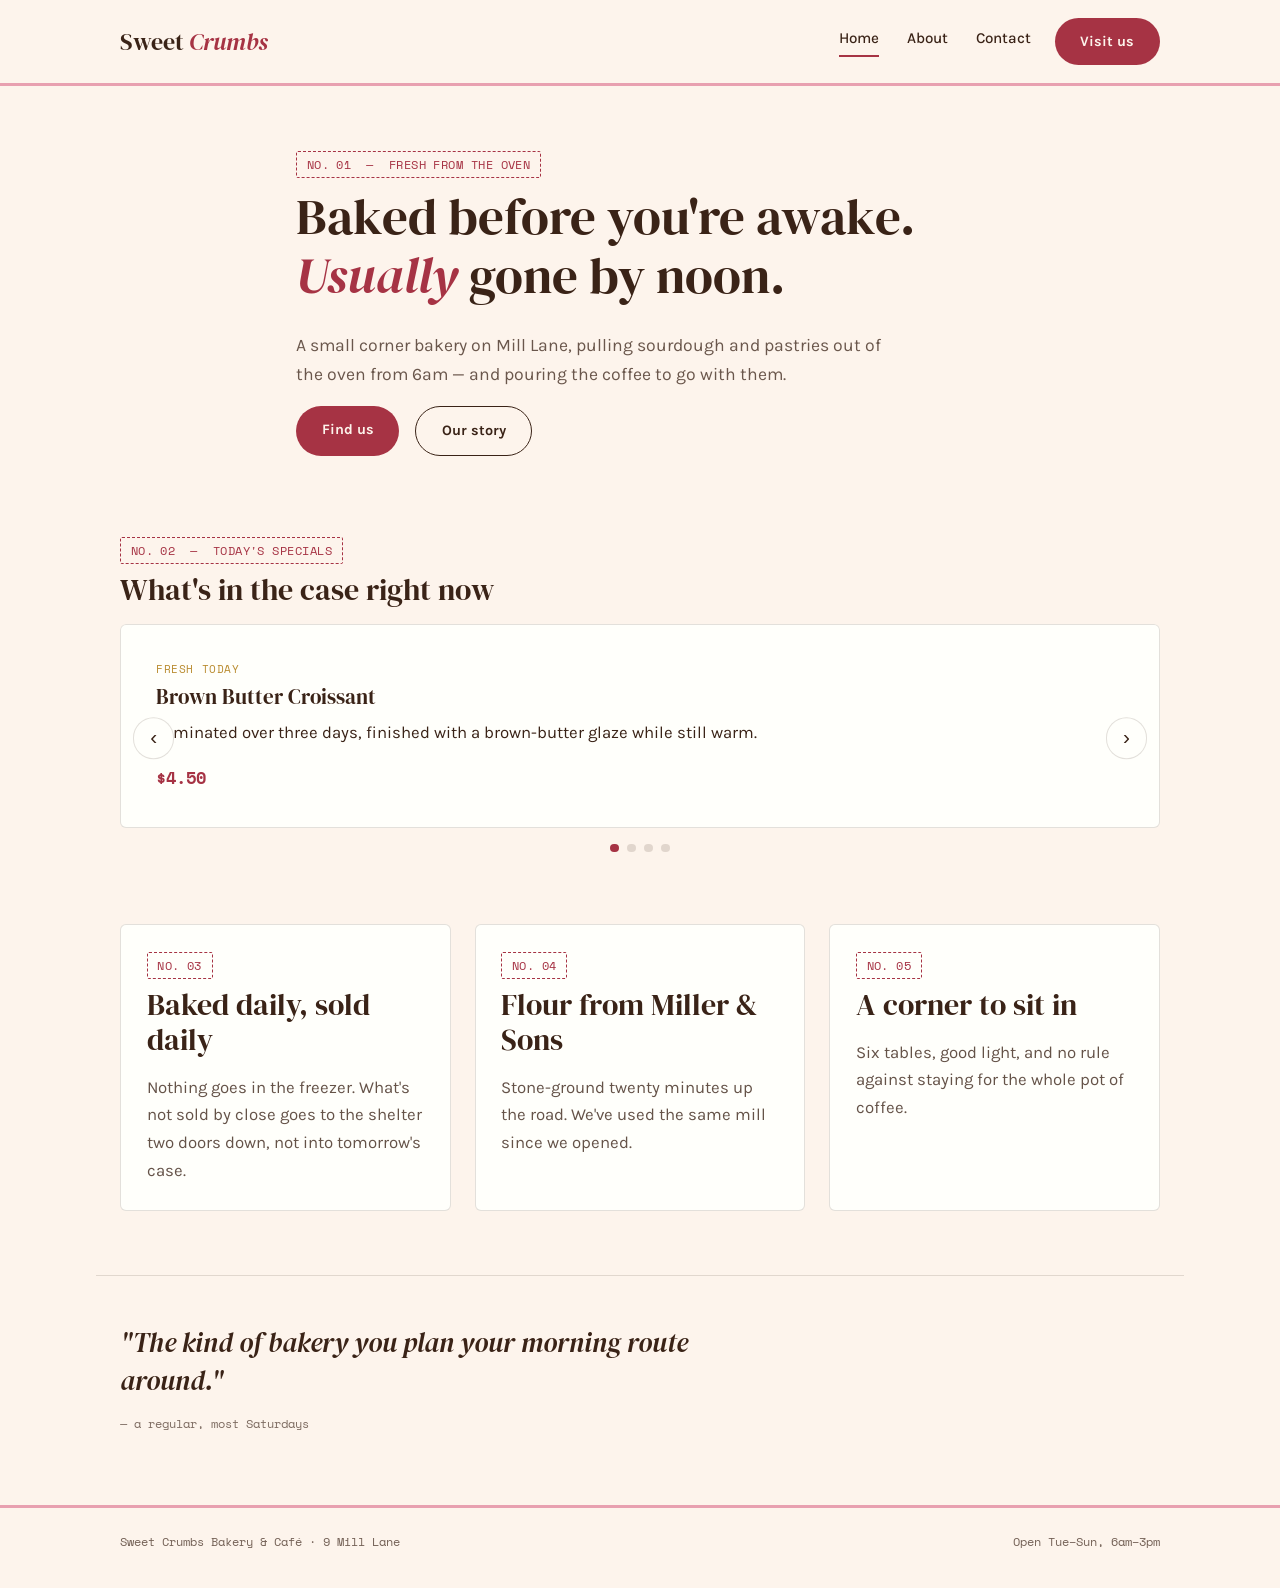
<file: index.html>
<!DOCTYPE html>
<html lang="en">
<head>
<meta charset="UTF-8">
<meta name="viewport" content="width=device-width, initial-scale=1.0">
<title>Sweet Crumbs Bakery &amp; Caf&eacute;</title>
<link rel="preconnect" href="https://fonts.googleapis.com">
<link href="https://fonts.googleapis.com/css2?family=DM+Serif+Display:ital@0;1&family=Karla:ital,wght@0,400;0,500;0,700;1,400&family=Space+Mono:wght@700&display=swap" rel="stylesheet">
<link rel="stylesheet" href="styles.css">
</head>
<body>

<header class="site-header">
  <div class="wrap header-row">
    <a class="brand" href="index.html">Sweet <span class="script">Crumbs</span></a>
    <nav class="site-nav">
      <a href="index.html" class="active">Home</a>
      <a href="about.html">About</a>
      <a href="contact.html">Contact</a>
    </nav>
    <a class="btn btn-header" href="contact.html">Visit us</a>
    <button class="nav-burger" id="nav-burger" aria-label="Open menu" aria-expanded="false">
      <span></span><span></span><span></span>
    </button>
  </div>
</header>

<div class="mobile-nav" id="mobile-nav">
  <a href="index.html">Home</a>
  <a href="about.html">About</a>
  <a href="contact.html">Contact</a>
</div>

<main>
  <section class="hero wrap">
    <p class="ticket">No. 01 &nbsp;&mdash;&nbsp; Fresh from the oven</p>
    <h1>Baked before you're awake. <em>Usually</em> gone by noon.</h1>
    <p class="hero-sub">A small corner bakery on Mill Lane, pulling sourdough and pastries out of the oven from 6am &mdash; and pouring the coffee to go with them.</p>
    <div class="hero-actions">
      <a class="btn" href="contact.html">Find us</a>
      <a class="btn btn-ghost" href="about.html">Our story</a>
    </div>
  </section>

  <section class="wrap specials-section">
    <p class="ticket">No. 02 &nbsp;&mdash;&nbsp; Today's specials</p>
    <h2>What's in the case right now</h2>

    <div class="slider" id="specials-slider">
      <div class="slider-track" id="slider-track">
        <article class="slide">
          <p class="slide-tag">Fresh today</p>
          <h3>Brown Butter Croissant</h3>
          <p>Laminated over three days, finished with a brown-butter glaze while still warm.</p>
          <p class="slide-price">$4.50</p>
        </article>
        <article class="slide">
          <p class="slide-tag">Weekend only</p>
          <h3>Sourdough Cinnamon Roll</h3>
          <p>Naturally leavened dough, brown sugar swirl, cream cheese icing. Gone by 9.</p>
          <p class="slide-price">$5.00</p>
        </article>
        <article class="slide">
          <p class="slide-tag">House favourite</p>
          <h3>Fig &amp; Walnut Loaf</h3>
          <p>Dense, dark, and built to be sliced thin and toasted the next morning.</p>
          <p class="slide-price">$8.00</p>
        </article>
        <article class="slide">
          <p class="slide-tag">New this month</p>
          <h3>Salted Honey Tart</h3>
          <p>Shortcrust, whipped honey filling, a finish of flaky sea salt.</p>
          <p class="slide-price">$6.50</p>
        </article>
      </div>
      <button class="slider-btn slider-prev" id="slider-prev" aria-label="Previous special">&#8249;</button>
      <button class="slider-btn slider-next" id="slider-next" aria-label="Next special">&#8250;</button>
      <div class="slider-dots" id="slider-dots"></div>
    </div>
  </section>

  <section class="wrap why-row">
    <article class="why-card">
      <p class="ticket">No. 03</p>
      <h2>Baked daily, sold daily</h2>
      <p>Nothing goes in the freezer. What's not sold by close goes to the shelter two doors down, not into tomorrow's case.</p>
    </article>
    <article class="why-card">
      <p class="ticket">No. 04</p>
      <h2>Flour from Miller &amp; Sons</h2>
      <p>Stone-ground twenty minutes up the road. We've used the same mill since we opened.</p>
    </article>
    <article class="why-card">
      <p class="ticket">No. 05</p>
      <h2>A corner to sit in</h2>
      <p>Six tables, good light, and no rule against staying for the whole pot of coffee.</p>
    </article>
  </section>

  <section class="wrap quote-block">
    <blockquote>
      "The kind of bakery you plan your morning route around."
      <cite>&mdash; a regular, most Saturdays</cite>
    </blockquote>
  </section>
</main>

<footer class="site-footer">
  <div class="wrap footer-row">
    <p>Sweet Crumbs Bakery &amp; Caf&eacute; &middot; 9 Mill Lane</p>
    <p class="footer-hours">Open Tue&ndash;Sun, 6am&ndash;3pm</p>
  </div>
</footer>

<script src="script.js"></script>
</body>
</html>
</file>
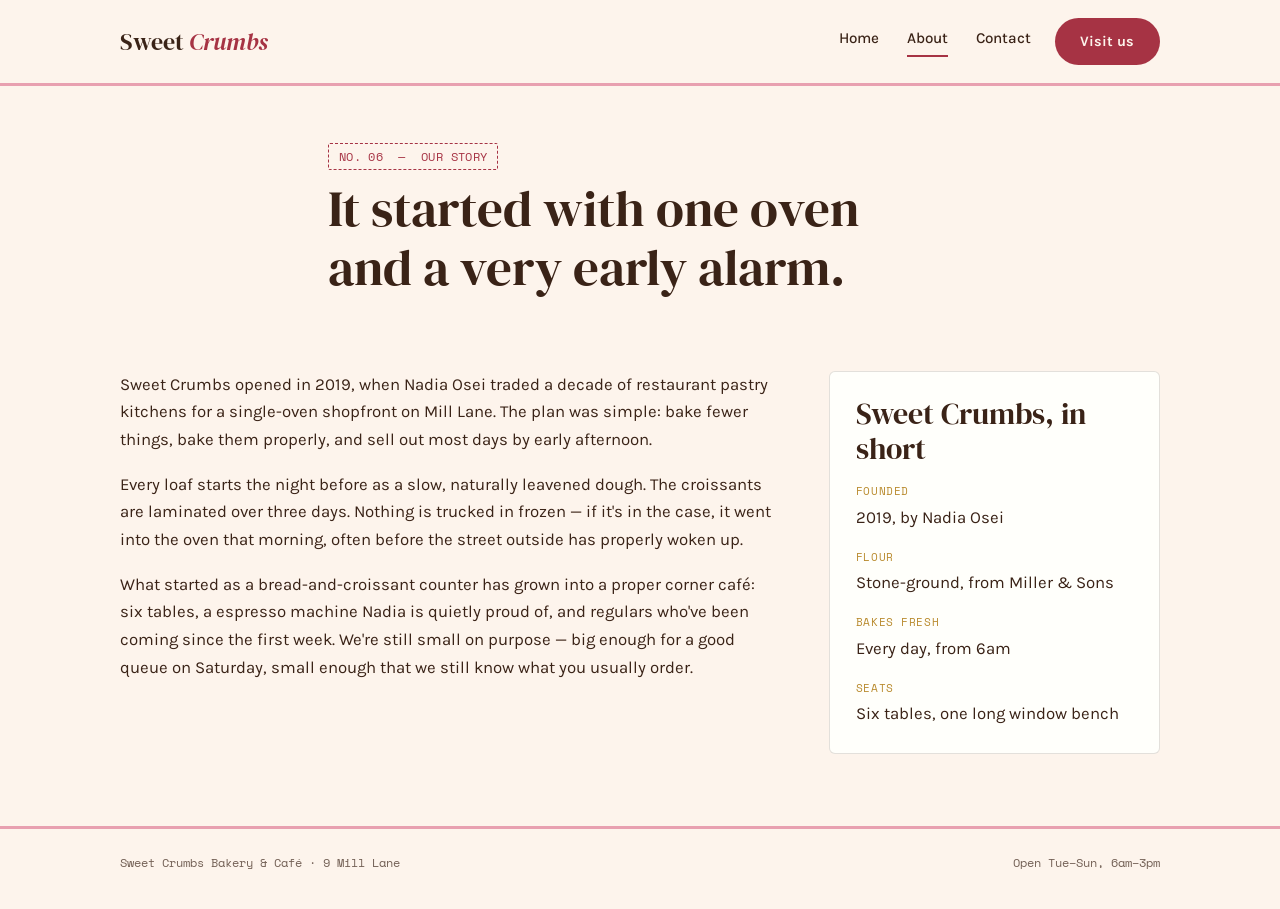
<file: about.html>
<!DOCTYPE html>
<html lang="en">
<head>
<meta charset="UTF-8">
<meta name="viewport" content="width=device-width, initial-scale=1.0">
<title>About &mdash; Sweet Crumbs Bakery &amp; Caf&eacute;</title>
<link rel="preconnect" href="https://fonts.googleapis.com">
<link href="https://fonts.googleapis.com/css2?family=DM+Serif+Display:ital@0;1&family=Karla:ital,wght@0,400;0,500;0,700;1,400&family=Space+Mono:wght@700&display=swap" rel="stylesheet">
<link rel="stylesheet" href="styles.css">
</head>
<body>

<header class="site-header">
  <div class="wrap header-row">
    <a class="brand" href="index.html">Sweet <span class="script">Crumbs</span></a>
    <nav class="site-nav">
      <a href="index.html">Home</a>
      <a href="about.html" class="active">About</a>
      <a href="contact.html">Contact</a>
    </nav>
    <a class="btn btn-header" href="contact.html">Visit us</a>
    <button class="nav-burger" id="nav-burger" aria-label="Open menu" aria-expanded="false">
      <span></span><span></span><span></span>
    </button>
  </div>
</header>

<div class="mobile-nav" id="mobile-nav">
  <a href="index.html">Home</a>
  <a href="about.html">About</a>
  <a href="contact.html">Contact</a>
</div>

<main>
  <section class="wrap page-head">
    <p class="ticket">No. 06 &nbsp;&mdash;&nbsp; Our story</p>
    <h1>It started with one oven and a very early alarm.</h1>
  </section>

  <section class="wrap about-grid">
    <div class="about-copy">
      <p>Sweet Crumbs opened in 2019, when Nadia Osei traded a decade of restaurant pastry kitchens for a single-oven shopfront on Mill Lane. The plan was simple: bake fewer things, bake them properly, and sell out most days by early afternoon.</p>
      <p>Every loaf starts the night before as a slow, naturally leavened dough. The croissants are laminated over three days. Nothing is trucked in frozen &mdash; if it's in the case, it went into the oven that morning, often before the street outside has properly woken up.</p>
      <p>What started as a bread-and-croissant counter has grown into a proper corner caf&eacute;: six tables, a espresso machine Nadia is quietly proud of, and regulars who've been coming since the first week. We're still small on purpose &mdash; big enough for a good queue on Saturday, small enough that we still know what you usually order.</p>
    </div>
    <aside class="about-facts">
      <h2>Sweet Crumbs, in short</h2>
      <dl>
        <dt>Founded</dt>
        <dd>2019, by Nadia Osei</dd>
        <dt>Flour</dt>
        <dd>Stone-ground, from Miller &amp; Sons</dd>
        <dt>Bakes fresh</dt>
        <dd>Every day, from 6am</dd>
        <dt>Seats</dt>
        <dd>Six tables, one long window bench</dd>
      </dl>
    </aside>
  </section>
</main>

<footer class="site-footer">
  <div class="wrap footer-row">
    <p>Sweet Crumbs Bakery &amp; Caf&eacute; &middot; 9 Mill Lane</p>
    <p class="footer-hours">Open Tue&ndash;Sun, 6am&ndash;3pm</p>
  </div>
</footer>

<script src="script.js"></script>
</body>
</html>
</file>
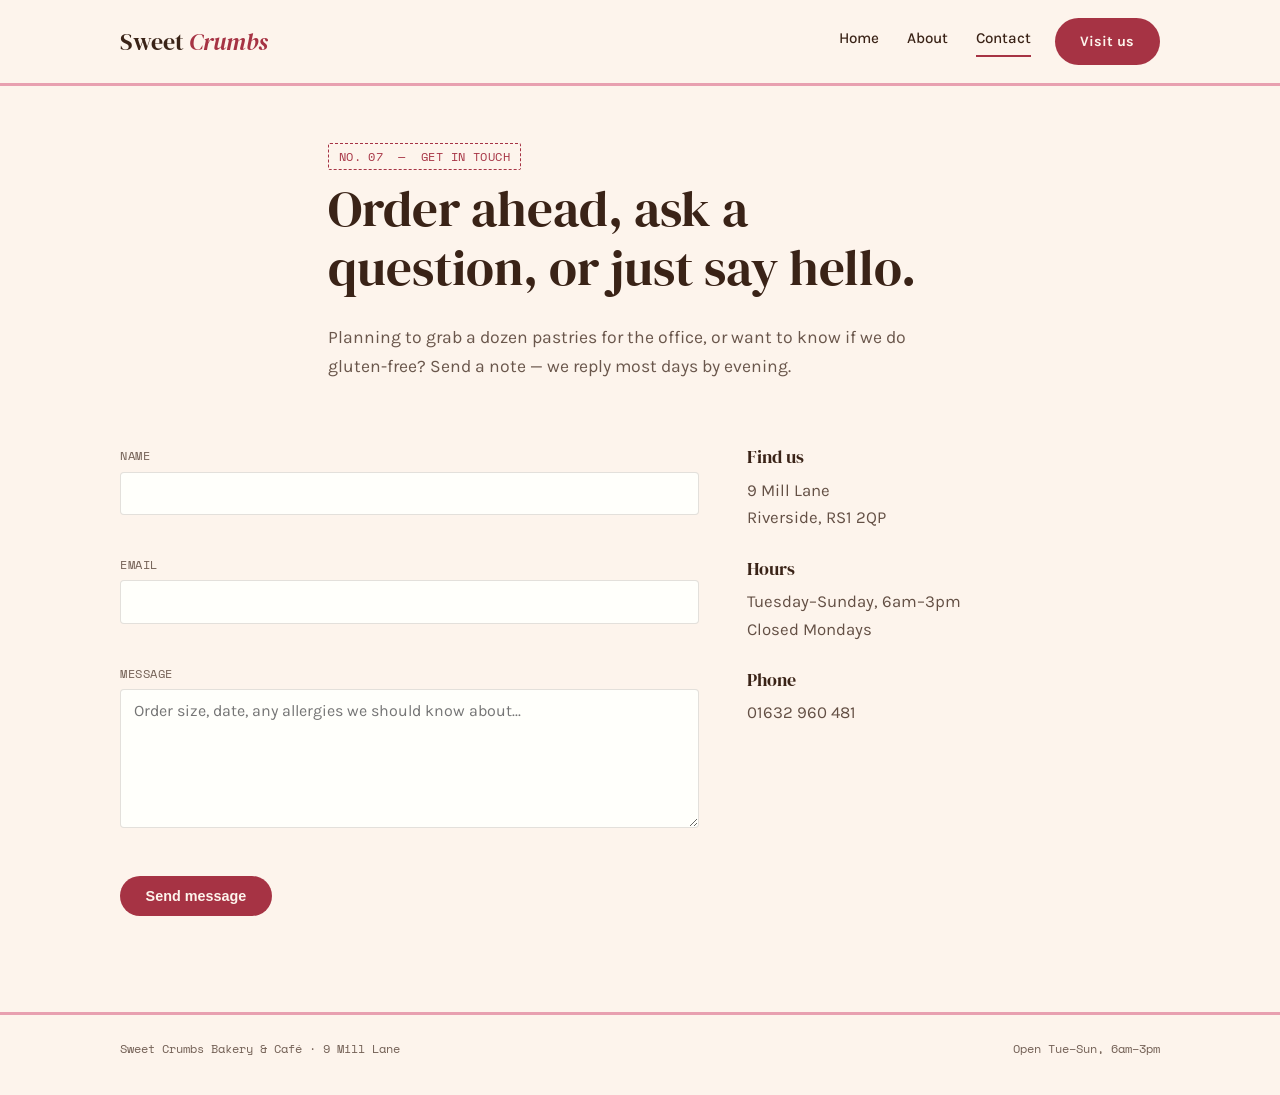
<file: contact.html>
<!DOCTYPE html>
<html lang="en">
<head>
<meta charset="UTF-8">
<meta name="viewport" content="width=device-width, initial-scale=1.0">
<title>Contact &mdash; Sweet Crumbs Bakery &amp; Caf&eacute;</title>
<link rel="preconnect" href="https://fonts.googleapis.com">
<link href="https://fonts.googleapis.com/css2?family=DM+Serif+Display:ital@0;1&family=Karla:ital,wght@0,400;0,500;0,700;1,400&family=Space+Mono:wght@700&display=swap" rel="stylesheet">
<link rel="stylesheet" href="styles.css">
</head>
<body>

<header class="site-header">
  <div class="wrap header-row">
    <a class="brand" href="index.html">Sweet <span class="script">Crumbs</span></a>
    <nav class="site-nav">
      <a href="index.html">Home</a>
      <a href="about.html">About</a>
      <a href="contact.html" class="active">Contact</a>
    </nav>
    <a class="btn btn-header" href="contact.html">Visit us</a>
    <button class="nav-burger" id="nav-burger" aria-label="Open menu" aria-expanded="false">
      <span></span><span></span><span></span>
    </button>
  </div>
</header>

<div class="mobile-nav" id="mobile-nav">
  <a href="index.html">Home</a>
  <a href="about.html">About</a>
  <a href="contact.html">Contact</a>
</div>

<main>
  <section class="wrap page-head">
    <p class="ticket">No. 07 &nbsp;&mdash;&nbsp; Get in touch</p>
    <h1>Order ahead, ask a question, or just say hello.</h1>
    <p class="hero-sub">Planning to grab a dozen pastries for the office, or want to know if we do gluten-free? Send a note &mdash; we reply most days by evening.</p>
  </section>

  <section class="wrap contact-grid">
    <form id="contact-form" class="contact-form" novalidate>
      <div class="field">
        <label for="name">Name</label>
        <input type="text" id="name" name="name" autocomplete="name">
        <span class="error-msg" id="name-error"></span>
      </div>

      <div class="field">
        <label for="email">Email</label>
        <input type="email" id="email" name="email" autocomplete="email">
        <span class="error-msg" id="email-error"></span>
      </div>

      <div class="field">
        <label for="message">Message</label>
        <textarea id="message" name="message" rows="6" placeholder="Order size, date, any allergies we should know about..."></textarea>
        <span class="error-msg" id="message-error"></span>
      </div>

      <button type="submit" class="btn">Send message</button>
      <p class="form-status" id="form-status" role="status" aria-live="polite"></p>
    </form>

    <aside class="contact-info">
      <h2>Find us</h2>
      <p>9 Mill Lane<br>Riverside, RS1 2QP</p>
      <h2>Hours</h2>
      <p>Tuesday&ndash;Sunday, 6am&ndash;3pm<br>Closed Mondays</p>
      <h2>Phone</h2>
      <p>01632 960 481</p>
    </aside>
  </section>
</main>

<footer class="site-footer">
  <div class="wrap footer-row">
    <p>Sweet Crumbs Bakery &amp; Caf&eacute; &middot; 9 Mill Lane</p>
    <p class="footer-hours">Open Tue&ndash;Sun, 6am&ndash;3pm</p>
  </div>
</footer>

<script src="script.js"></script>
</body>
</html>
</file>
<file: styles.css>
/* ===== Design tokens ===== */
:root {
  --crumb: #FDF4EC;
  --card: #FFFFFB;
  --cocoa: #3A2317;
  --box-pink: #E8A0B0;
  --caramel: #B98B2E;
  --cherry: #A63344;
  --line: rgba(58, 35, 23, 0.14);

  --display-font: "DM Serif Display", Georgia, serif;
  --body-font: "Karla", "Segoe UI", sans-serif;
  --mono-font: "Space Mono", monospace;
}

* { box-sizing: border-box; }

html { scroll-behavior: smooth; }

@media (prefers-reduced-motion: reduce) {
  * { transition: none !important; scroll-behavior: auto !important; animation: none !important; }
}

body {
  margin: 0;
  background: var(--crumb);
  color: var(--cocoa);
  font-family: var(--body-font);
  font-size: 1.05rem;
  line-height: 1.65;
}

.wrap {
  max-width: 68rem;
  margin: 0 auto;
  padding: 0 1.5rem;
}

a { color: inherit; }

h1, h2, h3 {
  font-family: var(--display-font);
  font-weight: 400;
  line-height: 1.15;
  margin: 0 0 0.5em;
}

h1 { font-size: clamp(2rem, 4.4vw, 3.2rem); }
h2 { font-size: clamp(1.4rem, 2.6vw, 1.9rem); }
h3 { font-size: 1.3rem; }

h1 em { font-style: italic; color: var(--cherry); }

p { margin: 0 0 1em; }

.ticket {
  font-family: var(--mono-font);
  font-size: 0.72rem;
  letter-spacing: 0.04em;
  color: var(--cherry);
  text-transform: uppercase;
  display: inline-block;
  margin-bottom: 0.8em;
  padding: 0.2rem 0.6rem;
  border: 1px dashed var(--cherry);
  border-radius: 2px;
}

/* ===== Header ===== */
.site-header {
  border-bottom: 3px solid var(--box-pink);
  position: sticky;
  top: 0;
  background: var(--crumb);
  z-index: 20;
}

.header-row {
  display: flex;
  align-items: center;
  gap: 1.5rem;
  padding: 1.1rem 1.5rem;
}

.brand {
  font-family: var(--display-font);
  font-size: 1.5rem;
  text-decoration: none;
  margin-right: auto;
  color: var(--cocoa);
}

.brand .script {
  font-style: italic;
  color: var(--cherry);
}

.site-nav {
  display: flex;
  gap: 1.75rem;
}

.site-nav a {
  text-decoration: none;
  font-weight: 500;
  font-size: 0.95rem;
  padding-bottom: 0.2rem;
  border-bottom: 2px solid transparent;
}

.site-nav a.active,
.site-nav a:hover {
  border-bottom-color: var(--cherry);
}

.btn-header { display: inline-block; }

.nav-burger {
  display: none;
  flex-direction: column;
  justify-content: center;
  gap: 4px;
  width: 2rem;
  height: 2rem;
  background: none;
  border: none;
  cursor: pointer;
}

.nav-burger span {
  display: block;
  height: 2px;
  background: var(--cocoa);
}

.mobile-nav {
  display: none;
  flex-direction: column;
  border-bottom: 1px solid var(--line);
  background: var(--crumb);
}

.mobile-nav a {
  padding: 0.9rem 1.5rem;
  text-decoration: none;
  border-top: 1px solid var(--line);
}

.mobile-nav.open { display: flex; }

/* ===== Buttons ===== */
.btn {
  display: inline-block;
  padding: 0.75rem 1.6rem;
  background: var(--cherry);
  color: var(--crumb);
  text-decoration: none;
  font-weight: 700;
  font-size: 0.9rem;
  border: none;
  border-radius: 999px;
  cursor: pointer;
}

.btn:hover { opacity: 0.88; }

.btn-ghost {
  background: transparent;
  color: var(--cocoa);
  border: 1.5px solid var(--cocoa);
}

/* ===== Hero ===== */
.hero {
  padding: 4rem 1.5rem 3rem;
  max-width: 46rem;
}

.hero-sub {
  color: var(--cocoa);
  opacity: 0.75;
  font-size: 1.1rem;
  max-width: 38rem;
}

.hero-actions {
  display: flex;
  gap: 1rem;
  margin-top: 0.5rem;
  flex-wrap: wrap;
}

/* ===== Specials slider ===== */
.specials-section {
  padding: 2rem 1.5rem 3.5rem;
}

.slider {
  position: relative;
  overflow: hidden;
  border-radius: 6px;
}

.slider-track {
  display: flex;
  transition: transform 0.5s ease;
}

.slide {
  flex: 0 0 100%;
  background: var(--card);
  border: 1px solid var(--line);
  border-radius: 6px;
  padding: 2.2rem;
  min-height: 11rem;
}

.slide-tag {
  font-family: var(--mono-font);
  font-size: 0.7rem;
  text-transform: uppercase;
  color: var(--caramel);
  letter-spacing: 0.05em;
  margin-bottom: 0.6em;
}

.slide-price {
  font-family: var(--mono-font);
  font-weight: 700;
  color: var(--cherry);
  margin-top: 0.8em;
  margin-bottom: 0;
}

.slider-btn {
  position: absolute;
  top: 50%;
  transform: translateY(-50%);
  width: 2.6rem;
  height: 2.6rem;
  border-radius: 50%;
  border: 1px solid var(--line);
  background: var(--card);
  font-size: 1.3rem;
  line-height: 1;
  cursor: pointer;
  color: var(--cocoa);
}

.slider-prev { left: 0.8rem; }
.slider-next { right: 0.8rem; }

.slider-dots {
  display: flex;
  justify-content: center;
  gap: 0.5rem;
  margin-top: 1rem;
}

.slider-dots button {
  width: 0.55rem;
  height: 0.55rem;
  border-radius: 50%;
  border: none;
  background: var(--line);
  cursor: pointer;
  padding: 0;
}

.slider-dots button.active {
  background: var(--cherry);
}

/* ===== Why row ===== */
.why-row {
  display: grid;
  grid-template-columns: repeat(3, 1fr);
  gap: 1.5rem;
  padding: 1rem 1.5rem 4rem;
}

.why-card {
  background: var(--card);
  border: 1px solid var(--line);
  border-radius: 6px;
  padding: 1.6rem;
}

.why-card p:last-child { margin-bottom: 0; opacity: 0.78; }

/* ===== Quote block ===== */
.quote-block {
  border-top: 1px solid var(--line);
  padding: 3rem 1.5rem 4.5rem;
}

blockquote {
  margin: 0;
  font-family: var(--display-font);
  font-style: italic;
  font-size: clamp(1.2rem, 2.5vw, 1.7rem);
  max-width: 40rem;
  line-height: 1.4;
}

blockquote cite {
  display: block;
  margin-top: 1rem;
  font-family: var(--mono-font);
  font-style: normal;
  font-size: 0.75rem;
  opacity: 0.65;
}

/* ===== Page head ===== */
.page-head {
  padding: 3.5rem 1.5rem 2rem;
  max-width: 42rem;
}

/* ===== About page ===== */
.about-grid {
  display: grid;
  grid-template-columns: 2fr 1fr;
  gap: 3rem;
  padding: 1rem 1.5rem 4.5rem;
}

.about-facts {
  background: var(--card);
  border: 1px solid var(--line);
  border-radius: 6px;
  padding: 1.6rem;
  align-self: start;
}

.about-facts dl { margin: 0; }
.about-facts dt {
  font-family: var(--mono-font);
  font-size: 0.7rem;
  text-transform: uppercase;
  letter-spacing: 0.05em;
  color: var(--caramel);
  margin-top: 1rem;
}
.about-facts dt:first-child { margin-top: 0; }
.about-facts dd { margin: 0.2rem 0 0; }

/* ===== Contact page ===== */
.contact-grid {
  display: grid;
  grid-template-columns: 1.4fr 1fr;
  gap: 3rem;
  padding: 1rem 1.5rem 5rem;
}

.field { margin-bottom: 1.3rem; }

.field label {
  display: block;
  font-family: var(--mono-font);
  font-size: 0.72rem;
  text-transform: uppercase;
  letter-spacing: 0.05em;
  opacity: 0.7;
  margin-bottom: 0.4rem;
}

.field input, .field textarea {
  width: 100%;
  padding: 0.7rem 0.8rem;
  font-family: var(--body-font);
  font-size: 1rem;
  background: var(--card);
  color: var(--cocoa);
  border: 1px solid var(--line);
  border-radius: 4px;
}

.field input:focus, .field textarea:focus {
  outline: 2px solid var(--cherry);
  outline-offset: 1px;
}

.field.invalid input, .field.invalid textarea {
  border-color: var(--cherry);
}

.error-msg {
  display: block;
  min-height: 1.1em;
  font-size: 0.82rem;
  color: var(--cherry);
  margin-top: 0.3rem;
}

.form-status {
  margin-top: 1rem;
  font-family: var(--mono-font);
  font-size: 0.85rem;
}

.form-status.success { color: #3f7d4d; }

.contact-info h2 { margin-top: 1.6rem; font-size: 1.15rem; }
.contact-info h2:first-child { margin-top: 0; }
.contact-info p { opacity: 0.78; }

/* ===== Footer ===== */
.site-footer {
  border-top: 3px solid var(--box-pink);
  padding: 1.5rem 0;
}

.footer-row {
  display: flex;
  justify-content: space-between;
  flex-wrap: wrap;
  gap: 0.5rem;
  font-family: var(--mono-font);
  font-size: 0.75rem;
  opacity: 0.7;
}

/* ===== Responsive ===== */
@media (max-width: 800px) {
  .why-row { grid-template-columns: 1fr 1fr; }
  .about-grid, .contact-grid { grid-template-columns: 1fr; }
}

@media (max-width: 600px) {
  .site-nav, .btn-header { display: none; }
  .nav-burger { display: flex; }
  .why-row { grid-template-columns: 1fr; }
  .hero { padding-top: 3rem; }
  .slide { padding: 1.6rem; }
}
</file>
